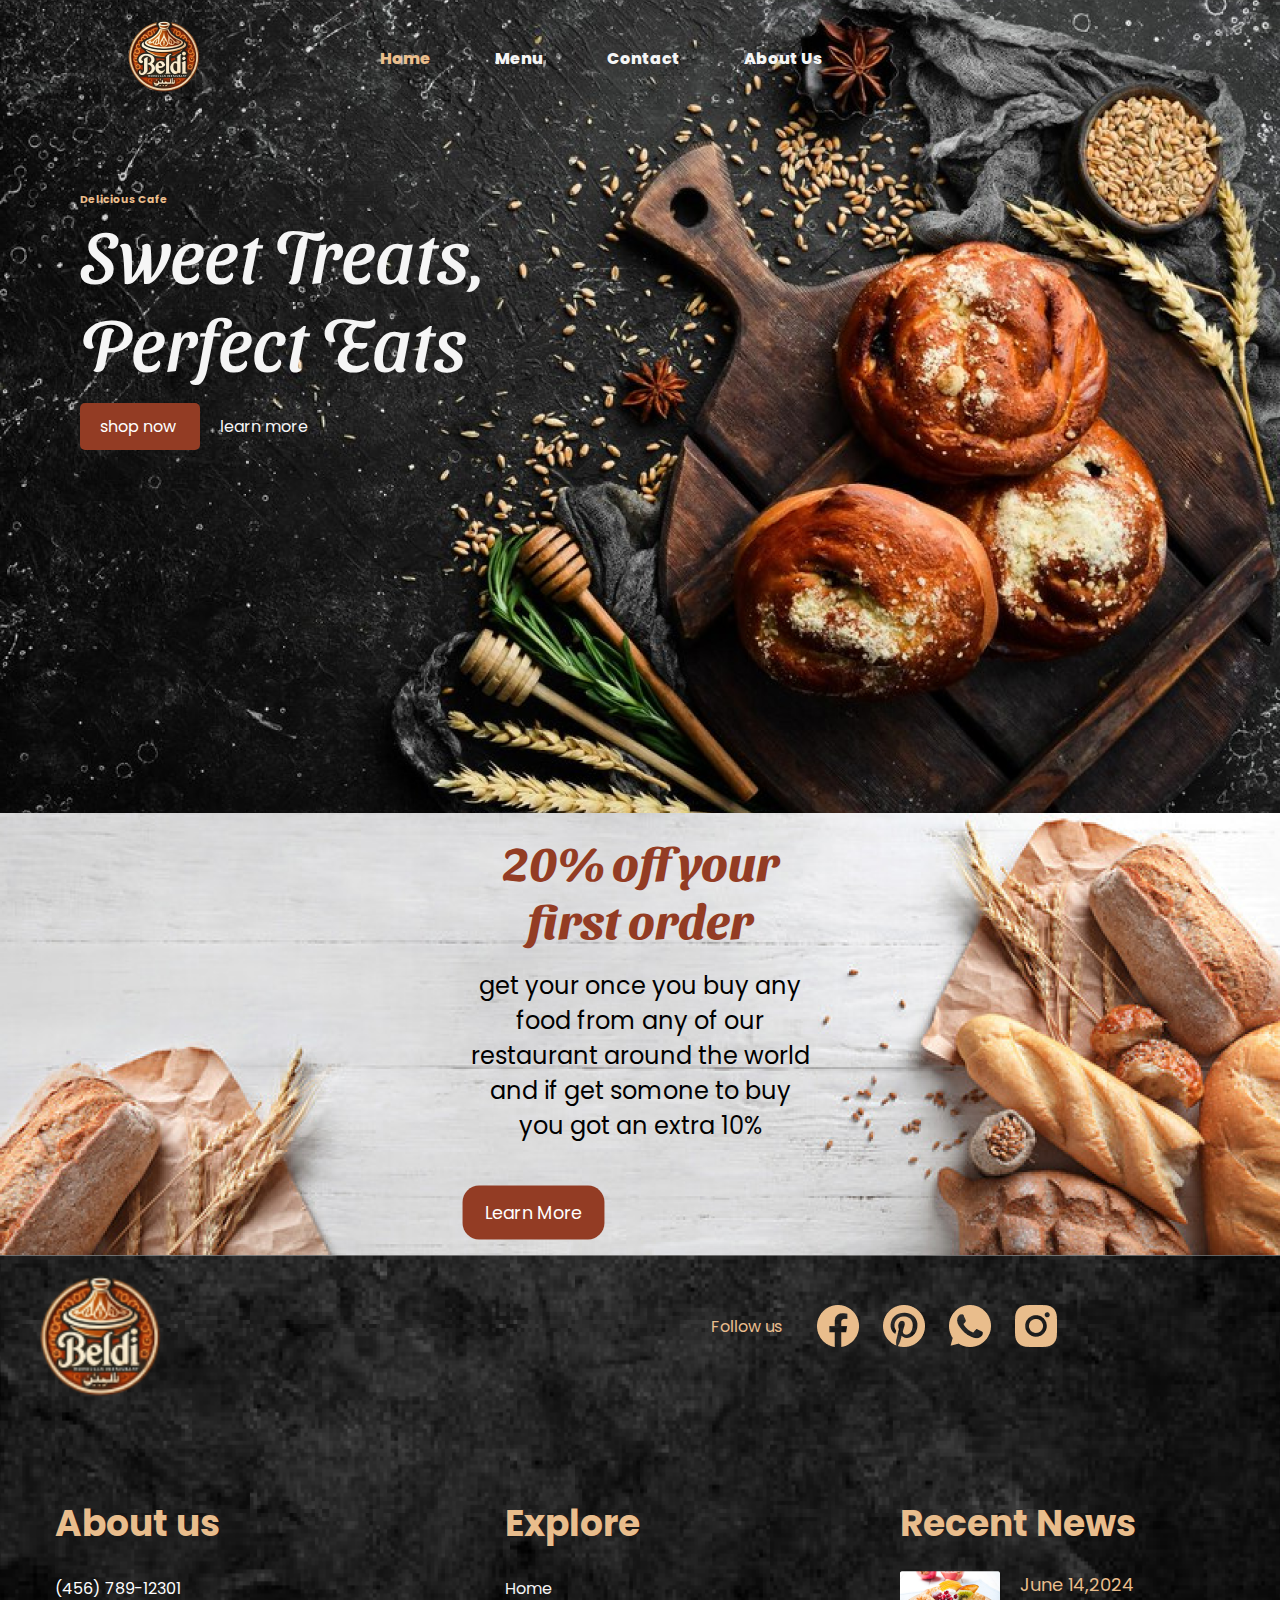
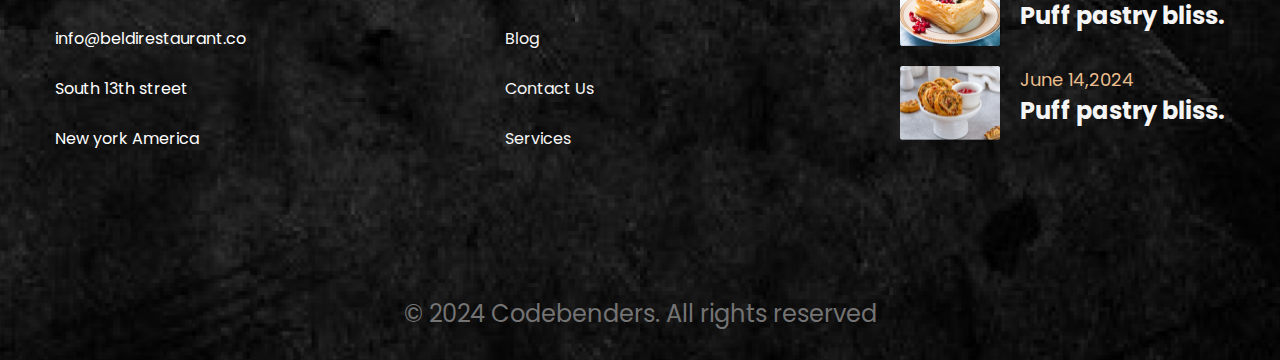
<file: index.html>
<!DOCTYPE html>
<html>

<head>
  <meta charset="utf-8" />
  <meta name="viewport" content="width=device-width, initial-scale=1" />
  <link rel="stylesheet" type="text/css" href="style.css" />

</head>

<body>
  <section class="navbar">
    <header>
      <div class="home">
        <nav>
          <img src="mdnygoz85-removebg-preview 1.png" alt="logo" class="logo" />

          <ul>
            <li><a class="brown" href="index.html">Home</a></li> <!--add the color to each one of the bars in every page -->
            <li><a href="menu1.html">Menu</a></li>
            <li><a href="contact.html">Contact</a></li>
            <li><a href="about.html">About Us</a></li>
          </ul>
        </nav>
      </div>
    </header>
    
    <div class="container">
      <div>
        <h6 class="brown">Delicious Cafe</h6>
      <h1 id="title">Sweet Treats, <br>Perfect Eats</h1>
      </div>
      <div id="content">
        <a class="button1" href="#">shop now </a> <!-- go to the menu -->
        <a class="button2" href="#">learn more</a>
      </div>
    </div>
  </section>
  <section class="promo">
    <div>
      <h2 class="anonce-promo">20% off your <br> first order</h2>
      <p class="text">get your once you buy any food from any of our restaurant around the world and if get somone to
        buy you got an extra 10%</p> <br>
      <a class="button3" href="#">Learn More</a>
    </div>
  </section>
  <section class="footer">
    <div class="top-about">
      <img src="mdnygoz85-removebg-preview 1.png" alt="logo" class="logo1" />
      <div  class="icon-footer">
        <a href="#" class="follow">Follow us</a>
        <img src="treats\Group 504.png" alt="icon">
      </div>
    </div>
    <div class="footer-down">
      <div class="about">
        <h3 class="footer-link">About us</h3><br>
        <p>(456) 789-12301 <br><br>info@beldirestaurant.co <br><br>South 13th street <br><br>New york America</p>
      </div>
      <div class="explore">
        <h3 class="footer-link">Explore</h3><br>
        <a href="#" class="footer-link">Home</a><br>
        <a href="#" class="footer-link">Blog</a><br>
        <a href="#" class="footer-link">Contact Us</a><br>
        <a href="#" class="footer-link">Services</a><br>
      </div>
      <div class="recent-news">
        <h3>Recent News</h3>
        <div class="first-news">

          <img src="1.png" alt="news" class="img-news">
          <div>
            <p>June 14,2024 </p>
            <h6>Puff pastry bliss.</h6>
          </div>
        </div>
        <div class="second-news">
          <img src="Rectangle 158@2x.png" alt="news" class="img-news">
          <div>
            <p>June 14,2024</p>
            <h6>Puff pastry bliss.</h6>
          </div>
         

        </div>

      </div>

    </div>
    <p class="last-foot">© 2024 Codebenders. All rights reserved</p>


  </section>
 
</body>

</html>
</file>
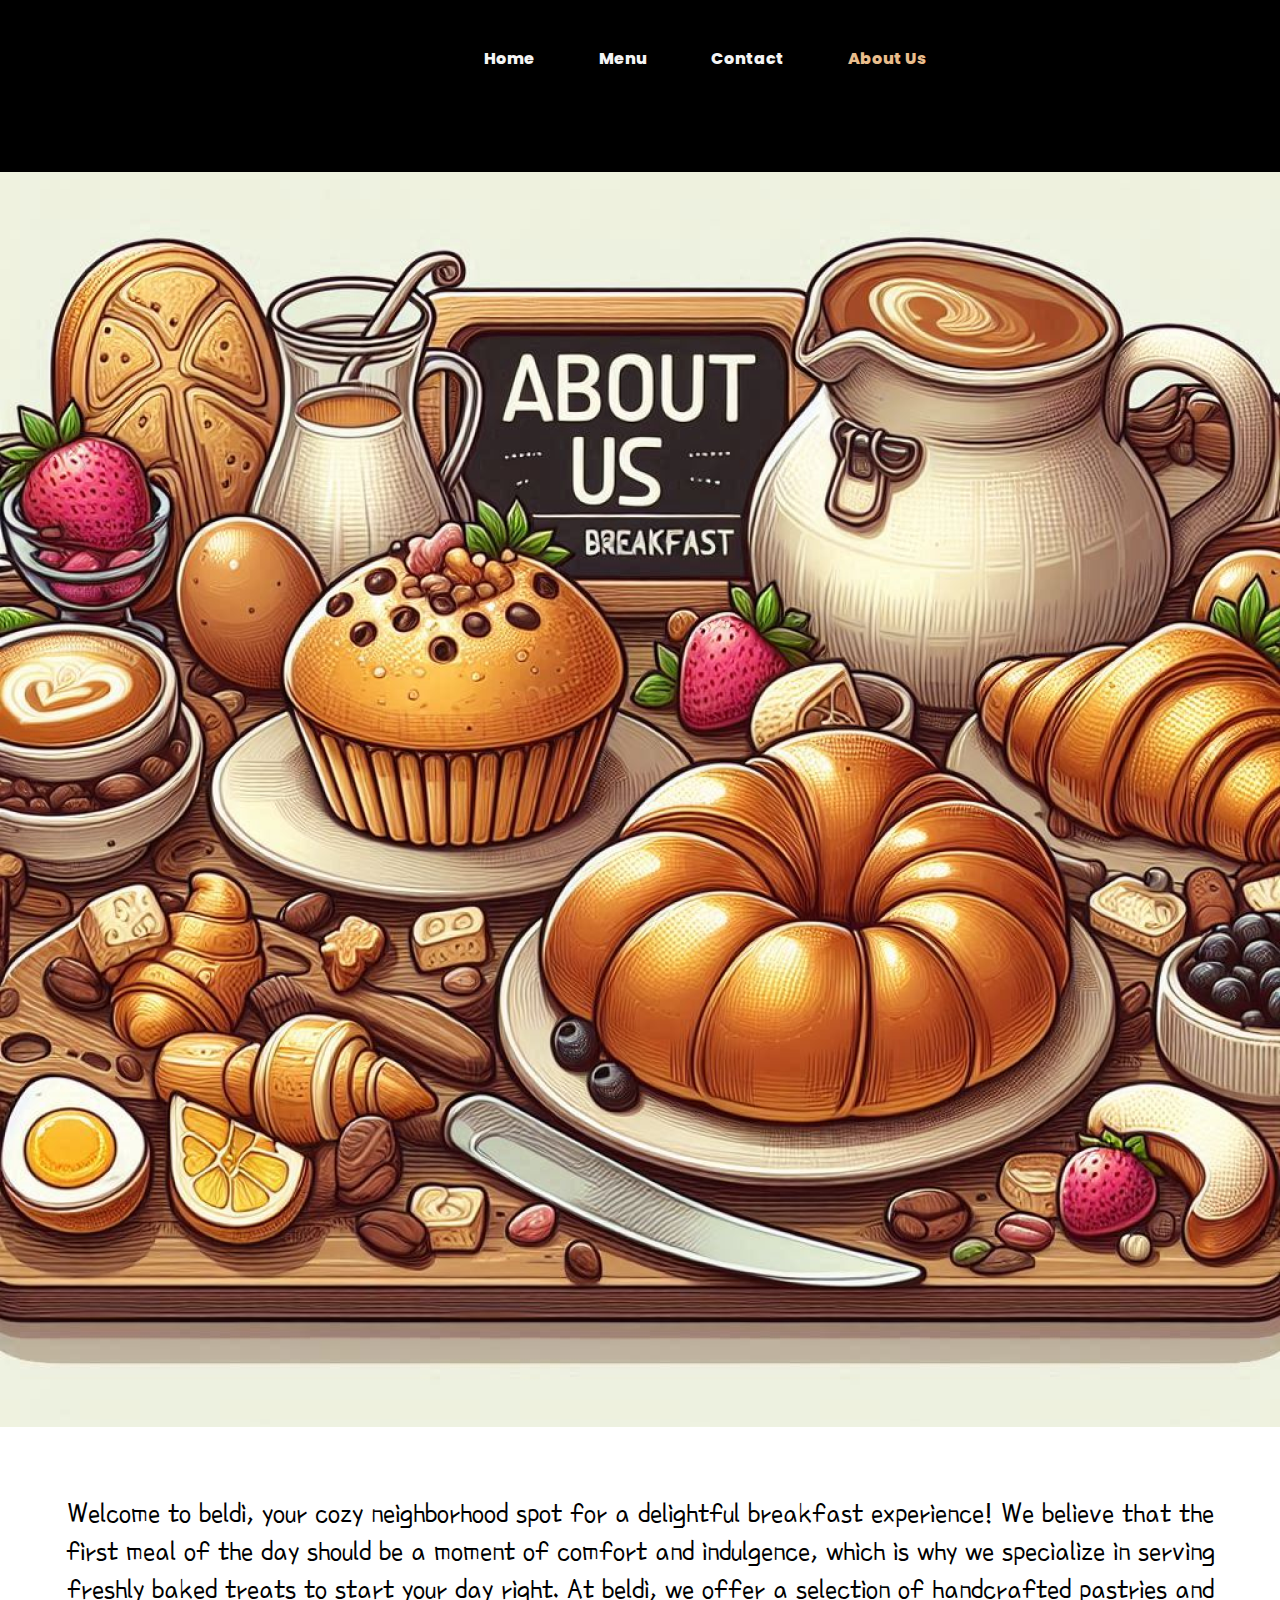
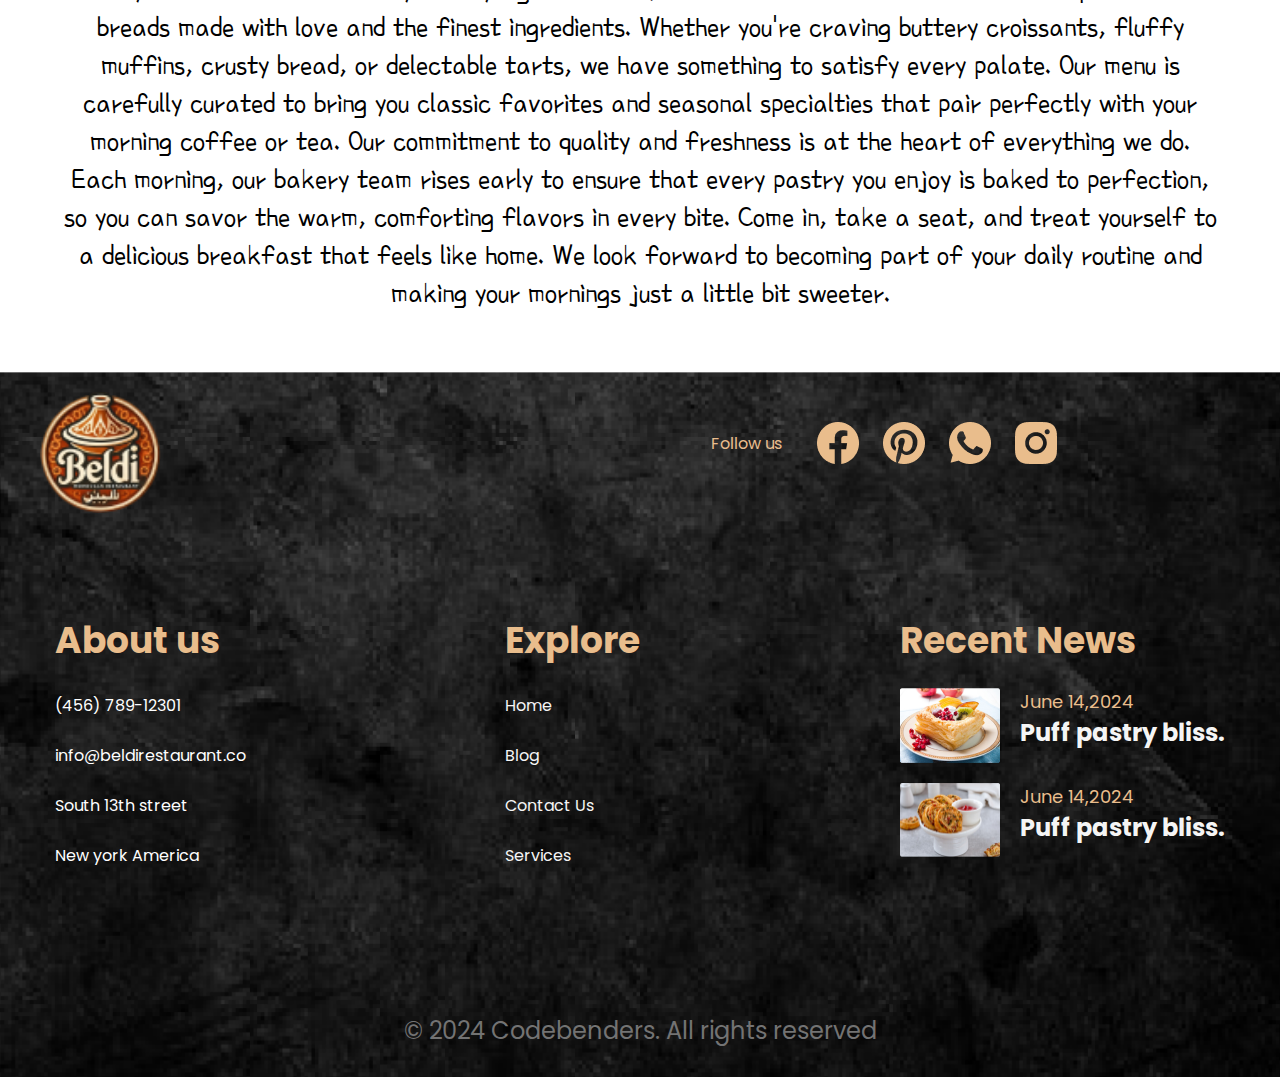
<file: about.html>
<!DOCTYPE html>
<html>

<head>
    <meta charset="utf-8" />
    <meta name="viewport" content="width=device-width, initial-scale=1" />
    <link rel="stylesheet" type="text/css" href="style.css" />

</head>

<body>
    <section>
        <nav class="about-nav">

            <ul>
                <li><a href="index.html">Home</a></li> <!--add the color to each one of the bars in every page -->
                <li><a  href="menu1.html">Menu</a></li>
                <li><a href="contact.html">Contact</a></li>
                <li><a class="brown" href="about.html">About Us</a></li>
            </ul>
        </nav>
        <img src="about\th (1) 1.png" alt="about us image" class="about-img">
    </section>
    <section class="text-about">
        <p>Welcome to beldi, your cozy neighborhood spot for a delightful breakfast experience! We believe that the
            first meal of the day should be a moment of comfort and indulgence, which is why we specialize in serving
            freshly baked treats to start your day right.
            At beldi, we offer a selection of handcrafted pastries and breads made with love and the finest ingredients.
            Whether you're craving buttery croissants, fluffy muffins, crusty bread, or delectable tarts, we have
            something to satisfy every palate. Our menu is carefully curated to bring you classic favorites and seasonal
            specialties that pair perfectly with your morning coffee or tea.
            Our commitment to quality and freshness is at the heart of everything we do. Each morning, our bakery team
            rises early to ensure that every pastry you enjoy is baked to perfection, so you can savor the warm,
            comforting flavors in every bite.
            Come in, take a seat, and treat yourself to a delicious breakfast that feels like home. We look forward to
            becoming part of your daily routine and making your mornings just a little bit sweeter.</p>
    </section>
    <section class="footer">
        <div class="top-about">
          <img src="mdnygoz85-removebg-preview 1.png" alt="logo" class="logo1" />
          <div  class="icon-footer">
            <a href="#" class="follow">Follow us</a>
            <img src="treats\Group 504.png" alt="icon">
          </div>
        </div>
        <div class="footer-down">
          <div class="about">
            <h3 class="footer-link">About us</h3><br>
            <p>(456) 789-12301 <br><br>info@beldirestaurant.co <br><br>South 13th street <br><br>New york America</p>
          </div>
          <div class="explore">
            <h3 class="footer-link">Explore</h3><br>
            <a href="#" class="footer-link">Home</a><br>
            <a href="#" class="footer-link">Blog</a><br>
            <a href="#" class="footer-link">Contact Us</a><br>
            <a href="#" class="footer-link">Services</a><br>
          </div>
          <div class="recent-news">
            <h3>Recent News</h3>
            <div class="first-news">
    
              <img src="1.png" alt="news" class="img-news">
              <div>
                <p>June 14,2024 </p>
                <h6>Puff pastry bliss.</h6>
              </div>
            </div>
            <div class="second-news">
              <img src="Rectangle 158@2x.png" alt="news" class="img-news">
              <div>
                <p>June 14,2024</p>
                <h6>Puff pastry bliss.</h6>
              </div>
             
    
            </div>
    
          </div>
    
        </div>
        <p class="last-foot">© 2024 Codebenders. All rights reserved</p>
    
    
      </section>
</body>
</file>
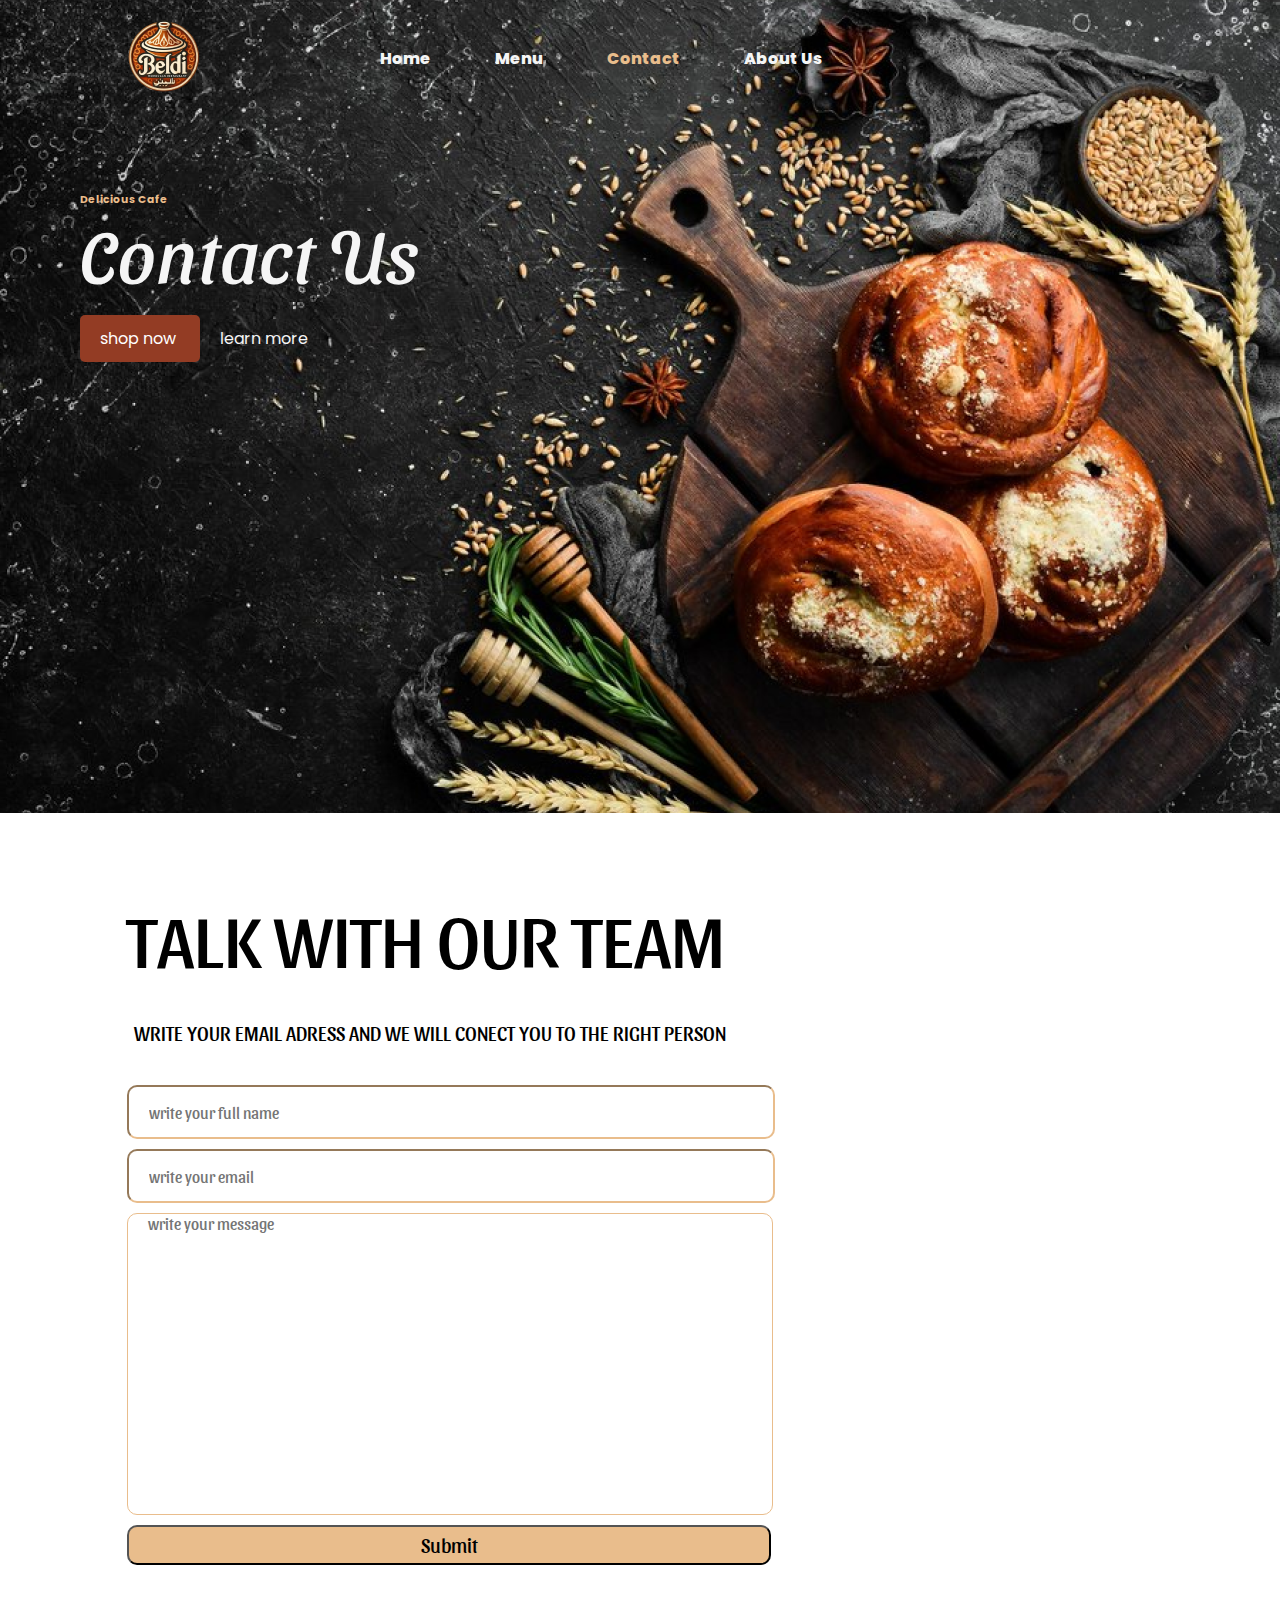
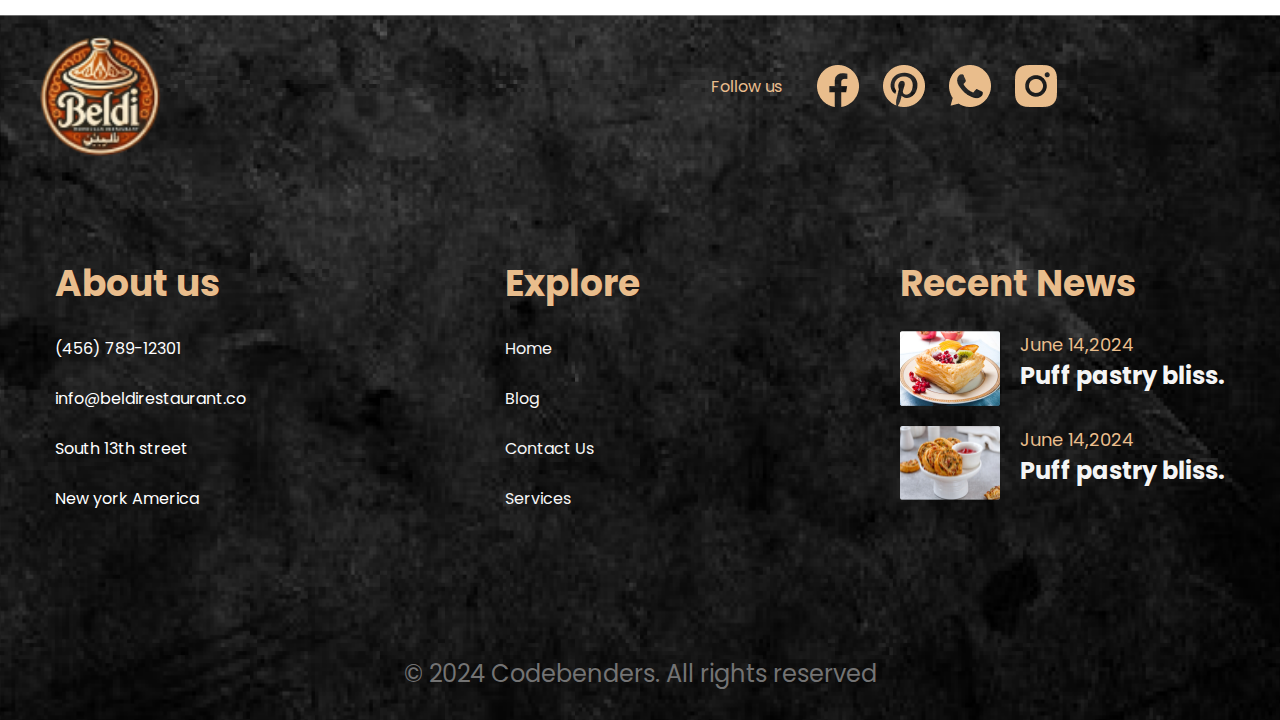
<file: contact.html>
<!DOCTYPE html>
<html>

<head>
    <meta charset="utf-8" />
    <meta name="viewport" content="width=device-width, initial-scale=1" />
    <link rel="stylesheet" type="text/css" href="style.css" />

</head>

<body>
    <section class="navbar">
        <header>
            <div class="home">
                <nav>
                    <img src="mdnygoz85-removebg-preview 1.png" alt="logo" class="logo" />

                    <ul>
                        <li><a href="index.html">Home</a></li>
                        <!--add the color to each one of the bars in every page -->
                        <li><a  href="menu1.html">Menu</a></li>
                        <li><a class="brown" href="#">Contact</a></li>
                        <li><a href="about.html">About Us</a></li>
                    </ul>
                </nav>
        </header>
        </div>
        <div class="container">
            <h6 class="brown">Delicious Cafe</h6>
            <h1 id="title">Contact Us</h1>
            <div id="content">
                <a class="button1" href="menu1.html">shop now </a> <!-- go to the menu -->
                <a class="button2" href="about.html">learn more</a>
            </div>
        </div>
    </section>
    <section class="contact-team">
        <h3>TALK WITH OUR TEAM</h3>
        <h6>WRITE YOUR EMAIL ADRESS AND WE WILL CONECT YOU TO THE RIGHT PERSON</h6>
    </section>
    <section class="contact-form">
        <form action="index.html">
            <input type="name" placeholder="write your full name" required>
            <input type="email" placeholder="write your email" required>
            <textarea name="message" rows="10" cols="30"  placeholder="write your message"></textarea>
            <button type="submit">Submit</button>
        </form>


    </section>
    <section class="footer">
        <div class="top-about">
          <img src="mdnygoz85-removebg-preview 1.png" alt="logo" class="logo1" />
          <div  class="icon-footer">
            <a href="#" class="follow">Follow us</a>
            <img src="treats\Group 504.png" alt="icon">
          </div>
        </div>
        <div class="footer-down">
          <div class="about">
            <h3 class="footer-link">About us</h3><br>
            <p>(456) 789-12301 <br><br>info@beldirestaurant.co <br><br>South 13th street <br><br>New york America</p>
          </div>
          <div class="explore">
            <h3 class="footer-link">Explore</h3><br>
            <a href="#" class="footer-link">Home</a><br>
            <a href="#" class="footer-link">Blog</a><br>
            <a href="#" class="footer-link">Contact Us</a><br>
            <a href="#" class="footer-link">Services</a><br>
          </div>
          <div class="recent-news">
            <h3>Recent News</h3>
            <div class="first-news">
    
              <img src="1.png" alt="news" class="img-news">
              <div>
                <p>June 14,2024 </p>
                <h6>Puff pastry bliss.</h6>
              </div>
            </div>
            <div class="second-news">
              <img src="Rectangle 158@2x.png" alt="news" class="img-news">
              <div>
                <p>June 14,2024</p>
                <h6>Puff pastry bliss.</h6>
              </div>
             
    
            </div>
    
          </div>
    
        </div>
        <p class="last-foot">© 2024 Codebenders. All rights reserved</p>
    
    
      </section>
</body>
</file>
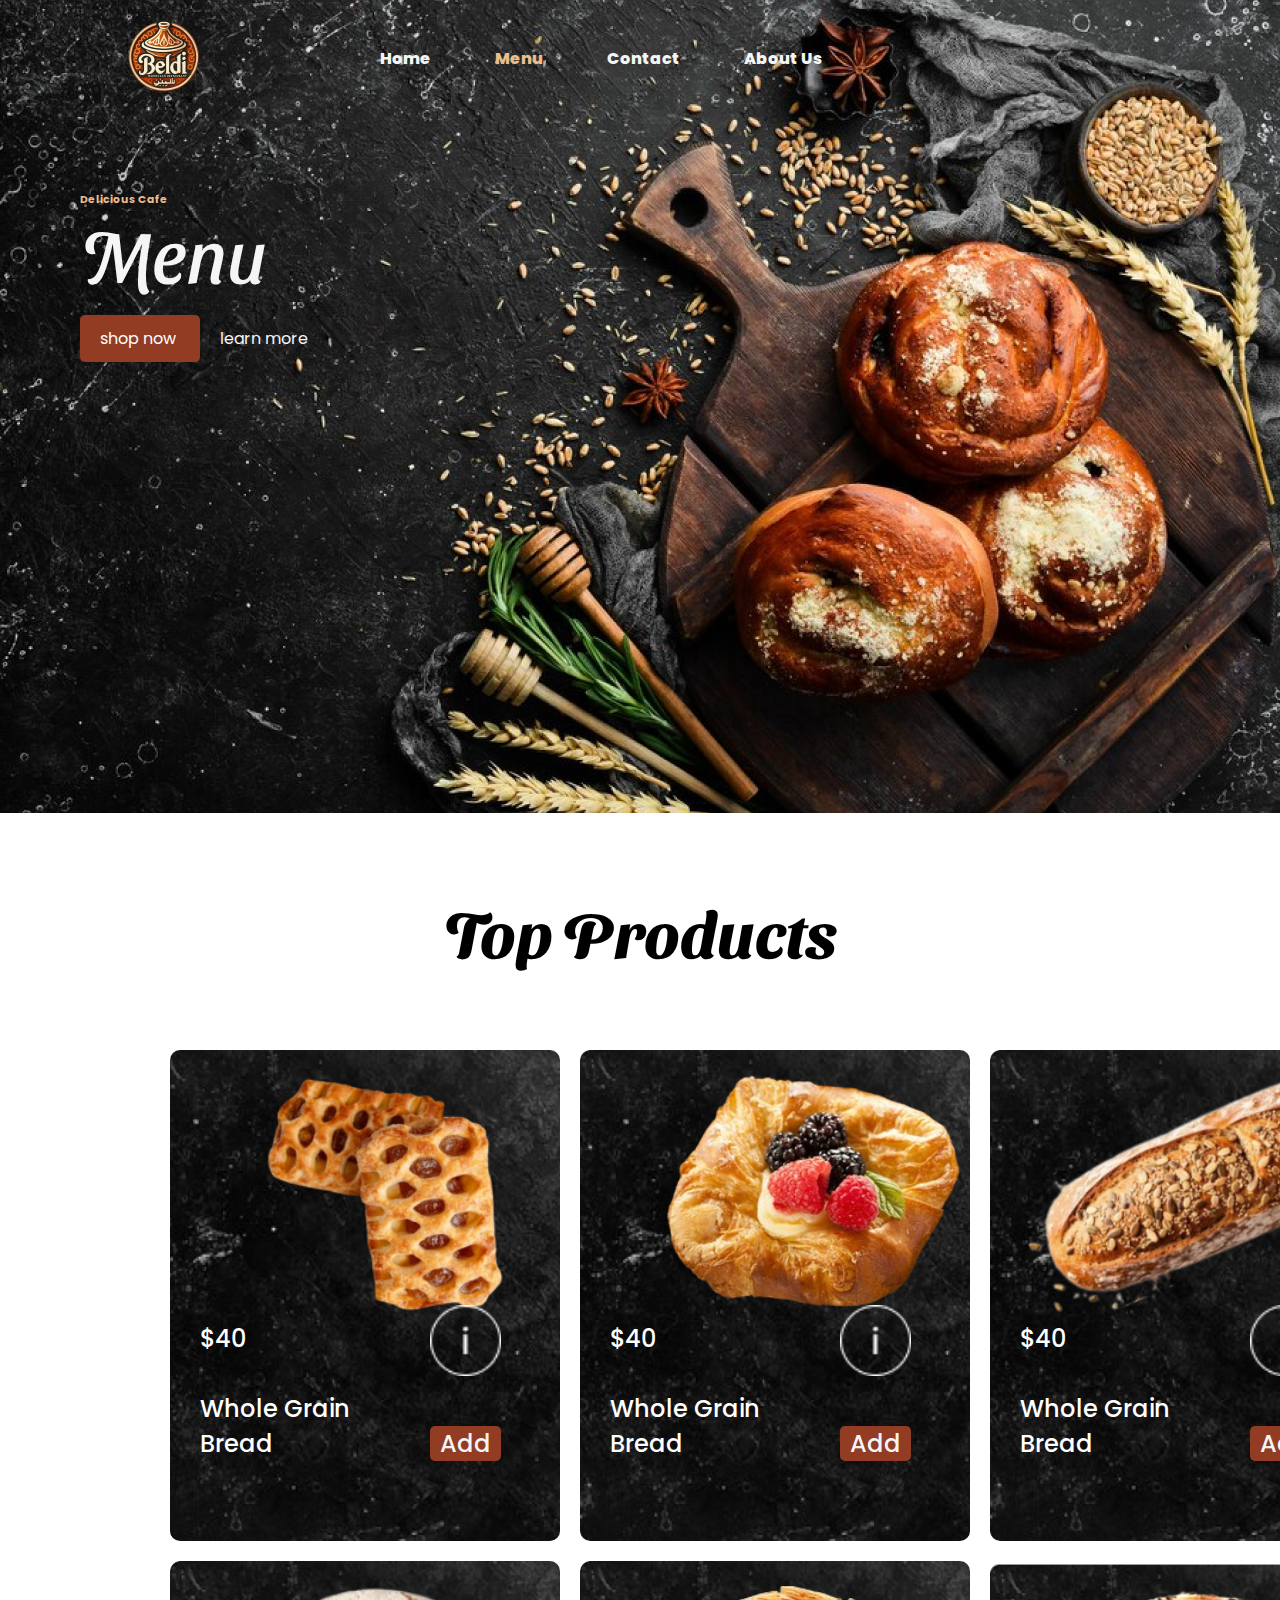
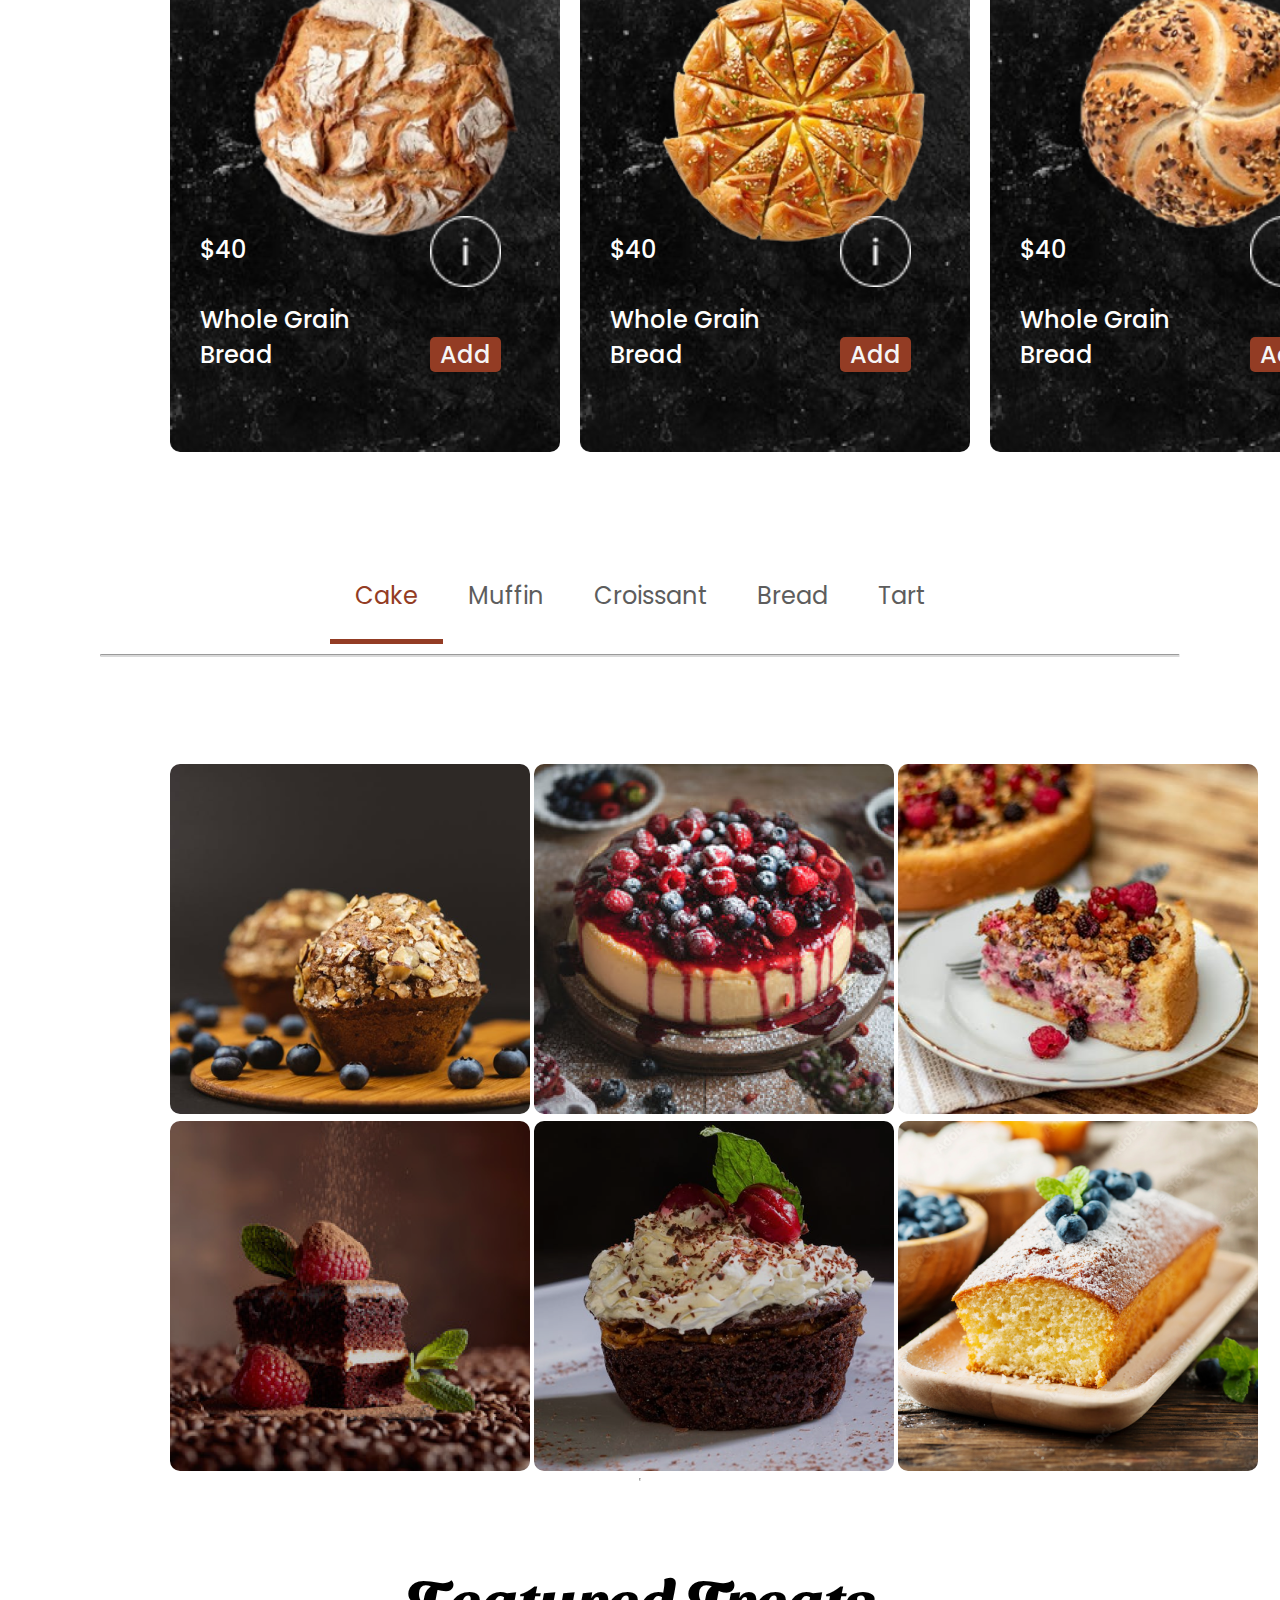
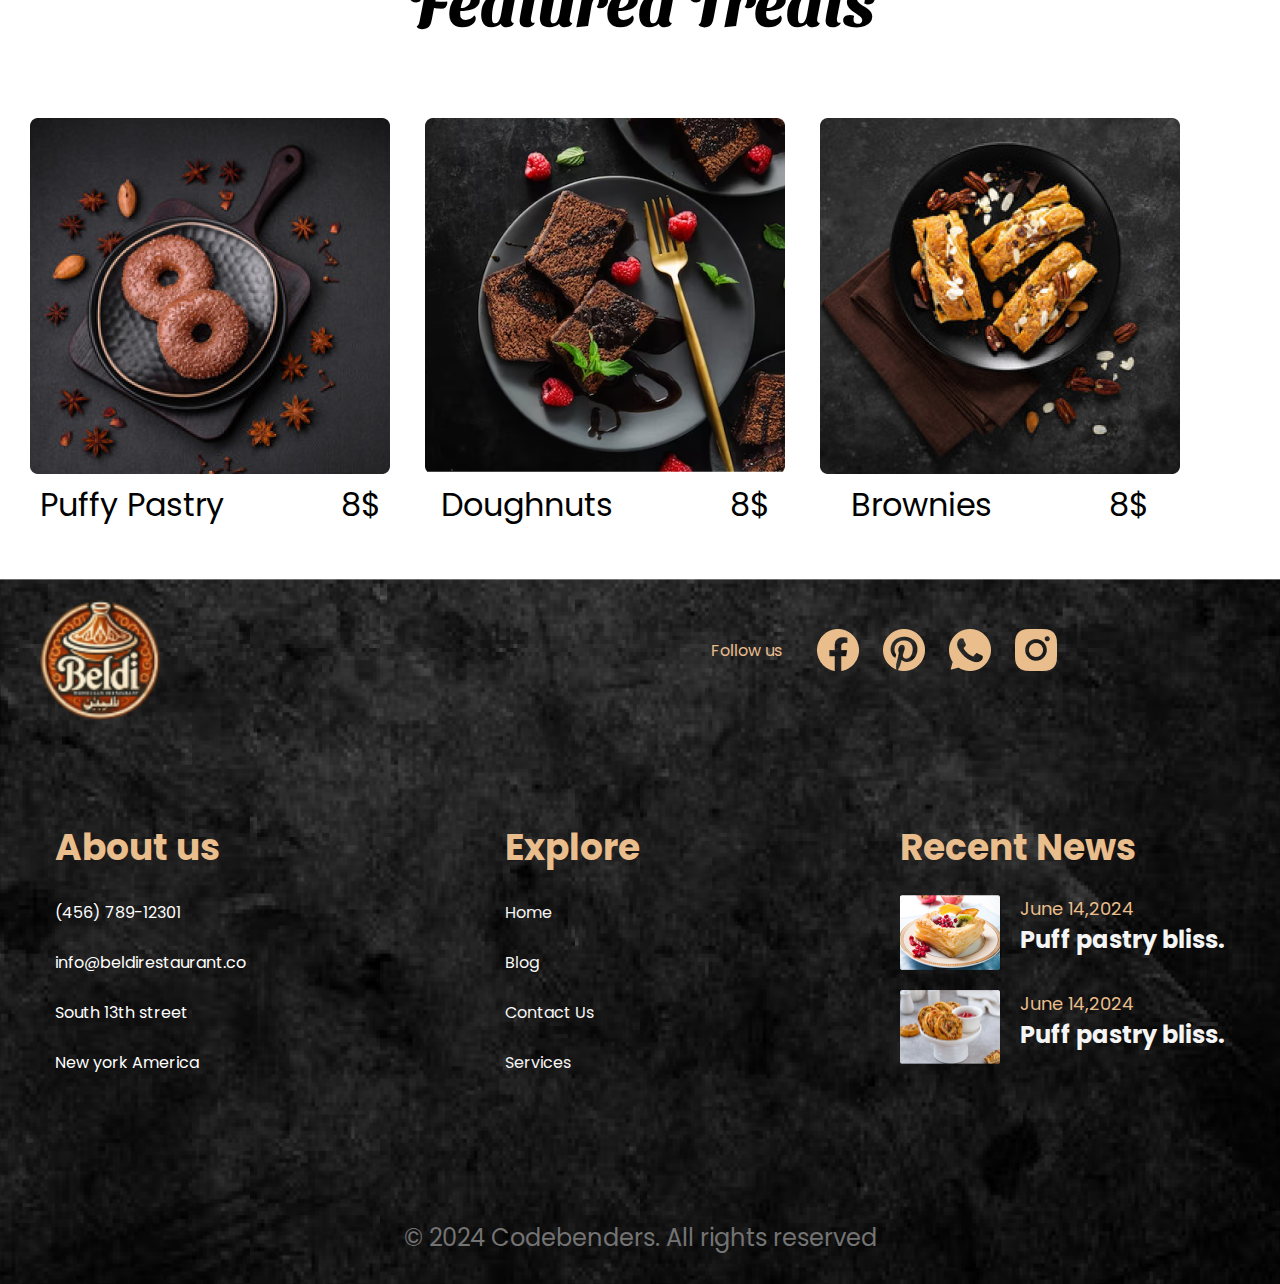
<file: menu1.html>
<!DOCTYPE html>
<html>

<head>
  <meta charset="utf-8" />
  <meta name="viewport" content="width=device-width, initial-scale=1" />
  <link rel="stylesheet" type="text/css" href="style.css" />

</head>

<body>
  <section class="navbar">
    <header>
      <div class="home">
        <nav>
          <img src="mdnygoz85-removebg-preview 1.png" alt="logo" class="logo" />

          <ul>
            <li><a href="index.html">Home</a></li> <!--add the color to each one of the bars in every page -->
            <li><a class="brown" href="menu1.html#cake">Menu</a></li>
            <li><a href="contact.html">Contact</a></li>
            <li><a href="about.html">About Us</a></li>
          </ul>
        </nav>
    </header>
    </div>
    <div class="container">
      <h6 class="brown">Delicious Cafe</h6>
      <h1 id="title">Menu</h1>
      <div id="content">
        <a class="button1" href="#menu">shop now </a> <!-- go to the menu -->
        <a class="button2" href="about.html">learn more</a>
      </div>
    </div>
  </section>
  <section>
    <h2 class="title-product">Top Products</h2>
    <div class="top-product">
      <div class="first-product">
        <div>
          <p>$40 <br><br>Whole Grain <br> Bread</p>
        </div>
        <div class="icon">
          <img src="menu\Group 8.png" alt="icon">
          <a href="#">Add</a>
        </div>
      </div>
      <div class="second-product">
        <div>
          <p>$40 <br><br>Whole Grain <br> Bread</p>
        </div>
        <div class="icon">
          <img src="menu\Group 8.png" alt="icon">
          <a href="#">Add</a>
        </div>
      </div>
      <div class="third-product">
        <div>
          <p>$40 <br><br>Whole Grain <br> Bread</p>
        </div>
        <div class="icon">
          <img src="menu\Group 8.png" alt="icon">
          <a href="#">Add</a>
        </div>
      </div>
      <div class="fourth-product">
        <div>
          <p>$40 <br><br>Whole Grain <br> Bread</p>
        </div>
        <div class="icon">
          <img src="menu\Group 8.png" alt="icon">
          <a href="#">Add</a>
        </div>
      </div>
      <div class="fifth-product">
        <div>
          <p>$40 <br><br>Whole Grain <br> Bread</p>
        </div>
        <div class="icon">
          <img src="menu\Group 8.png" alt="icon">
          <a href="#">Add</a>
        </div>
      </div>
      <div class="sixt-product">
        <div>
          <p>$40 <br><br>Whole Grain <br> Bread</p>
        </div>
        <div class="icon">
          <img src="menu\Group 8.png" alt="icon">
          <a href="#">Add</a>
        </div>
      </div>
    </div>
  </section>
  <section id="menu" class="menu">
    <div class="lign"><hr></div>

    <input type="radio" id="cake-menu" name="mytabs" checked>
    <label for="cake-menu">Cake</label>
    <div class="menu-pics">
      <img src="cake\Rectangle 20.png" alt="menu">
      <img src="cake\Rectangle 21.png" alt="menu">
      <img src="cake/Rectangle 22.png" alt="menu">
      <img src="cake\Rectangle 23.png" alt="menu">
      <img src="cake\Rectangle 24.png" alt="menu">
      <img src="cake\Rectangle 25.png" alt="menu">
    </div>
    <input type="radio" id="muffin-menu" name="mytabs">
    <label for="muffin-menu">Muffin</label>
    <div class="menu-pics">
      <img src="muffin/Oatmeal-Muffins-Square-2024.png" alt="menu">
      <img src="muffin/vegan-double-strawberry-muffins-1.png" alt="menu">
      <img src="muffin/blueberry-muffin-recipe-1723045156.png" alt="menu">
      <img src="muffin/blueberry-muffins 1.png" alt="menu">
      <img src="muffin/protein-muffin-recipe-1.png" alt="menu">
      <img src="muffin/OlympicChocolateMuffin-3.png" alt="menu">
    </div>
    <input type="radio" id="croissant-menu" name="mytabs">
    <label for="croissant-menu">Croissant</label>

    <div class="menu-pics">
      <img src="croissant\Rectangle 20.png" alt="menu">
      <img src="croissant\Rectangle 21.png" alt="menu">
      <img src="croissant\Rectangle 22.png" alt="menu">
      <img src="croissant\Rectangle 23.png" alt="menu">
      <img src="croissant\Rectangle 24.png" alt="menu">
      <img src="croissant\Rectangle 25.png" alt="menu">
    </div>
    <input type="radio" id="bread-menu" name="mytabs">
    <label for="bread-menu">Bread</label>
    <div class="menu-pics">
      <img src="bread\Rectangle 20.png" alt="menu">
      <img src="bread\Rectangle 21.png" alt="menu">
      <img src="bread\Rectangle 22.png" alt="menu">
      <img src="bread\Rectangle 23.png" alt="menu">
      <img src="bread\Rectangle 24.png" alt="menu">
      <img src="bread\Rectangle 25.png" alt="menu">

    </div>
    <input type="radio" id="tart-menu" name="mytabs">
    <label for="tart-menu">Tart</label>
    <div class="menu-pics">
      <img src="tart/Rectangle 20.png" alt="menu">
      <img src="tart/Rectangle 21.png" alt="menu">
      <img src="tart/Rectangle 22.png" alt="menu">
      <img src="tart/Rectangle 23.png" alt="menu">
      <img src="tart/Rectangle 24.png" alt="menu">
      <img src="tart/Rectangle 25.png" alt="menu">

    </div>
    <hr>

  </section>
  <section>
    <h2 class="title-product">Featured Treats</h2>
    <div class="treats">
      <div class="first-treat">
        <img src="treats\Rectangle 153.png" alt="treat1">
        <pre class="treat-price">Puffy Pastry             8$</pre>
      </div>
      <div class="second-treat">
        <img src="treats\Rectangle 154.png" alt="treat2">
        <pre class="treat-price">Doughnuts             8$</pre>
      </div>
      <div class="third-treat">
        <img src="treats\Rectangle 156.png" alt="treat3">
        <pre class="treat-price">Brownies             8$</pre>
      </div>
    </div>
  </section>
  <section class="footer">
    <div class="top-about">
      <img src="mdnygoz85-removebg-preview 1.png" alt="logo" class="logo1" />
      <div class="icon-footer">
        <a href="#" class="follow">Follow us</a>
        <img src="treats\Group 504.png" alt="icon">
      </div>
    </div>
    <div class="footer-down">
      <div class="about">
        <h3 class="footer-link">About us</h3><br>
        <p>(456) 789-12301 <br><br>info@beldirestaurant.co <br><br>South 13th street <br><br>New york America</p>
      </div>
      <div class="explore">
        <h3 class="footer-link">Explore</h3><br>
        <a href="index.html" class="footer-link">Home</a><br>
        <a href="#" class="footer-link">Blog</a><br>
        <a href="contact.html" class="footer-link">Contact Us</a><br>
        <a href="#" class="footer-link">Services</a><br>
      </div>
      <div class="recent-news">
        <h3>Recent News</h3>
        <div class="first-news">

          <img src="1.png" alt="news" class="img-news">
          <div>
            <p>June 14,2024 </p>
            <h6>Puff pastry bliss.</h6>
          </div>
        </div>
        <div class="second-news">
          <img src="Rectangle 158@2x.png" alt="news" class="img-news">
          <div>
            <p>June 14,2024</p>
            <h6>Puff pastry bliss.</h6>
          </div>


        </div>

      </div>

    </div>
    <p class="last-foot">© 2024 Codebenders. All rights reserved</p>


  </section>

</body>
</file>
<file: style.css>
@import url('https://fonts.googleapis.com/css2?family=Sansita+Swashed:wght@300..900&display=swap');
 @import url('https://fonts.googleapis.com/css2?family=Poppins:ital,wght@0,100;0,200;0,300;0,400;0,500;0,600;0,700;0,800;0,900;1,100;1,200;1,300;1,400;1,500;1,600;1,700;1,800;1,900&display=swap');
 @import url('https://fonts.googleapis.com/css2?family=Poor+Story&display=swap');
 @import url('https://fonts.googleapis.com/css2?family=Sansita:ital,wght@0,400;0,700;0,800;0,900;1,400;1,700;1,800;1,900&display=swap');
 
 * {
 	padding: 0;
 	margin: 0;
 	font-family: "Poppins", sans-serif;
 	list-style-type: none;
 }
 html {
	scroll-behavior: smooth;
  }

 .brown {
 	color: #E9BD8C;
 }
 .icon-footer{
	display: flex;
	align-items: center;
 }



 a {
 	text-decoration: none;
 	color: #f5f5f5;
 	width: fit-content;
 }
 a:hover {
	color: #D2B48C;
	border-bottom: 2px solid #E9BD8C;
	transform: scale(1.4);

}
label:hover{
	cursor: pointer;
	border-bottom: 2px solid #E9BD8C;
}
button:hover {
	cursor: pointer;
	border: 2px solid #933C24;
}

 nav {
 	display: flex;
 	flex-direction: row;
 	justify-content: space-between;
 	align-items: center;
 	width: 80%;
 	margin: auto;
 	padding: 20px 0;
 }

 ul {
 	margin-right: 300px;
 }

 .navbar {
 	background-image: url('Rectangle 10.png');
 	background-size: cover;
 	background-position: center;
 	width: 100%;
 	height: 813px;

 }

 .container {
    
 	width: 424px;
 	margin: 80px;
 }

 nav ul li {
 	font-size: 22px;
 	display: inline-block;
 	margin: 0 30px;
 }

 nav ul li a {
 	color: #f5f5f5;
 	font-size: 16px;
 	font-weight: 800;
 }

 .logo {
 	width: 72px;
 }

 .container {
 	color: #f5f5f5;
 }

 #title {
 	font-size: 74px;
 	font-weight: 400;
 	margin-bottom: 30px;
 	font-family: "Sansita Swashed", system-ui;
 }

 .content {
 	font-size: 24px;
 	font-weight: 600;

 }

 .button1 {
 	color: white;
 	border: none;
 	padding: 12px 20px;
 	background-color: #933C24;
 	margin-top: 20px;
 	border-radius: 5px;
 }

 .button2 {
 	color: #f5f5f5;
 	margin-left: 20px;
 }

 .promo {
 	background-image: url('Rectangle 45.png');
 	width: 100%;
 	height: 442px;
 	background-size: cover;
 	background-position: center;
 	display: flex;
 	align-items: center;
 	justify-content: center;

 }

 .anonce-promo {
 	color: #933C24;
 	font-size: 48px;
 	text-align: center;
 	margin-bottom: 20px;
 	font-family: "Sansita Swashed", system-ui;
 }

 .text {
 	text-align: center;
 	margin-bottom: 20px;
 	width: 343px;
 	height: 155px;
 	font-size: 24px;
 	font-weight: 400;
 }

 .button3 {
 	color: white;
 	border: none;
 	padding: 12px 20px;
 	background-color: #933C24;
 	margin-top: 20px;
 	display: flex;
 	justify-content: center;
 	border-radius: 15px;
 	transform: scale(1.1);
 }

 .footer {
 	background-image: url('black.png');
 	height: 704.75px;
 	background-size: cover;
 	background-position: center;
 }

 .logo1 {
 	width: 121px;
 	height: 134.72;
 	margin-top: 20px;
 	margin-left: 40px;
 }

 .top-about {
 	display: flex;
 	flex-direction: row;
 	width: 100%;
 	gap: 550px;

 }

 .follow {
 	color: #E9BD8D;
 	margin-right: 35px;
 	height: 24px;
 }

 .footer {
 	color: white;

 }

 .footer-down {
 	display: flex;
 	justify-content: space-around;
 	gap: 150px;
 	margin-top: 100px;

 }

 .explore {

 	display: flex;
 	flex-direction: column;


 }

 .first-news,
 .second-news {
 	display: flex;
 	flex-direction: row;
 	gap: 20px
 }

 .img-news {
 	width: 100px;
 	height: 74.59px;
 }

 .recent-news p {
 	color: #E9BD8C;
 	font-size: 18px;
 	font-weight: 400px;
 }

 .recent-news h6 {
 	color: #f5f5f5;
 	font-size: 24px;
 	font-weight: 500px;
 }

 .recent-news {
 	display: flex;
 	flex-direction: column;
 	gap: 20px;
 }

 .footer h3 {
 	color: #E9BD8C;
 	font-size: 36px;
 	font-weight: bold;
 }

 .last-foot {
 	text-align: center;
 	color: #737373;
 	font-size: 24px;
 	margin-top: 120px;
 }

 .title-product {
 	text-align: center;
 	font-size: 64px;
 	font-family: "Sansita Swashed", system-ui;
 	margin-top: 80px;
 	margin-bottom: 80px;

 }

 .first-product {
 	background-image: url('menu/Group 489.png');
 	width: 360px;
 	height: 411px;
 	background-size: cover;
 	background-position: center;
 	color: white;
 	display: flex;
 	align-items: flex-end;
 	padding-bottom: 80px;
 	font-size: 24px;
 	font-weight: 500;
 	border-radius: 10px;
 	padding-left: 30px;
 }

 .second-product {
 	background-image: url('menu/Group 490.png');
 	width: 360px;
 	height: 411px;
 	background-size: cover;
 	color: white;
 	display: flex;
 	align-items: flex-end;
 	padding-bottom: 80px;
 	font-size: 24px;
 	font-weight: 500;
 	border-radius: 10px;
 	padding-left: 30px;
 }

 .third-product {
 	background-image: url('menu/Group 491.png');
 	width: 360px;
 	height: 411px;
 	background-size: cover;
 	color: white;
 	display: flex;
 	align-items: flex-end;
 	padding-bottom: 80px;
 	font-size: 24px;
 	font-weight: 500;
 	border-radius: 10px;
 	padding-left: 30px;
 }

 .fourth-product {
 	background-image: url('menu/Group 492.png');
 	width: 360px;
 	height: 411px;
 	background-size: cover;
 	color: white;
 	display: flex;
 	align-items: flex-end;
 	padding-bottom: 80px;
 	font-size: 24px;
 	font-weight: 500;
 	border-radius: 10px;
 	padding-left: 30px;
 }

 .fifth-product {
 	background-image: url('menu/Group 493.png');
 	width: 360px;
 	height: 411px;
 	background-size: cover;
 	color: white;
 	display: flex;
 	align-items: flex-end;
 	padding-bottom: 80px;
 	font-size: 24px;
 	font-weight: 500;
 	border-radius: 10px;
 	padding-left: 30px;
 }

 .sixt-product {
 	background-image: url('menu/Group 494.png');
 	width: 360px;
 	height: 411px;
 	background-size: cover;
 	color: white;
 	display: flex;
 	align-items: flex-end;
 	padding-bottom: 80px;
 	font-size: 24px;
 	font-weight: 500;
 	border-radius: 10px;
 	padding-left: 30px;

 }

 .top-product {
 	display: grid;
 	width: 70%;
 	margin-left: 170px;
 	grid-template-columns: repeat(3, 1fr);
 	gap: 20px;

 }

 .icon {
 	display: flex;
 	flex-direction: column;
 	gap: 50px;
 }

 .first-product,
 .second-product,
 .third-product,
 .fourth-product,
 .fifth-product,
 .sixt-product {
 	display: flex;
 	gap: 80px;

 }

 .top-product a {
 	background-color: #933C24;
 	border-width: 71px;
 	border-radius: 5px;
 	padding-left: 10px;
 	padding-right: 10px;
 	border-bottom: 2px;
 	transition: transform 0.3s ease;
 	;

 }

 .menu label{
	display: flex;
 	height: 37px;
 	align-items: center;
 	justify-content: center;
 	padding: auto;
 	margin-top: 30px;
 	margin-bottom: 10px;
 	gap: 40px;
	font-size: 24px;
	color: #5D5D5D;
	padding: 25px;
	order: -2;
 }
.menu-pics{
	display: grid;
 	width: 100%;
 	margin-left: 170px;
 	grid-template-columns: repeat(3, 1fr);
 	gap: 20px;
 	margin-top: 70px;
	display: none;
}
.menu-pics img{
	border-radius: 10px;
}

 #menu input[type="radio"]:checked + label + .menu-pics{
	display: block;
 }
 .menu{
	display: flex;
	flex-wrap: wrap;
	width: 100%;
    justify-content: center;
    margin-top: 70px;
	
 }
 .menu input[type="radio"]{
	display: none;
 }
 #menu input[type="radio"]:checked + label{
	border-bottom: 5px solid #933C24;
	color: #933C24;
 }
 .lign{
	width: 100%;
	height: 40px;
 }
 hr{
	border-bottom: 2px solid #D9D9D9;
	margin: 0 100px;
	border-radius: 100px;
 }

 .chosen {
 	border-bottom: 5px solid #933C24;
 }


 .treats {
 	display: flex;
 	flex-direction: row;
 	gap: 35px;
 	justify-content: center;
 	margin-right: 70px;
 	margin-bottom: 50px;
 }

 .treat-price {
 	font-size: 32px;
 	text-align: center;
 }

 .about-nav {
	background-color: black;
 	height: 132px;
 	width: 100%;
 	display: flex;
 	justify-content: center;
	position: static;
 }
 .about-nav ul{
    position: relative;
	left:215px;
	top: -30px;
 }

 .about-img {
 	width: 100%;
 	height: 1255px;

 }

 .text-about p {
 	font-family: "Poor Story", system-ui;
 	font-size: 30px;
 	font-weight: 400;
 	margin: 60px;
 	text-align: center;
 }

 .contact-team h3 {
 	font-size: 74px;

 	font-family: "Sansita", sans-serif;
 	font-weight: 400;
 	font-style: normal;
	margin-left: 127px;
	margin-top: 80px;
	font-family: "Sansita", sans-serif;
    font-weight: 400;
	margin-bottom: 40px;

 }
 .contact-team h6{
	
	font-size:  20px;
	font-family: "Sansita", sans-serif;
    font-weight: 400;
    margin-left: 134px;
	margin-bottom: 40px;
 }
 .contact-form form{
	display: flex;
	flex-direction: column;
   
    gap: 10px;
	margin-left: 127px;
	margin-bottom: 50px;
 }
 form input{
	font-size: 16px;
	font-weight: 400;
	font-family: "Sansita", sans-serif;
	border-radius: 10px;
	height: 50px;
	width: 604px;
	border-color: #E9BD8C;
	padding: 0px 20px;
 }
 form textarea{
	font-size: 16px;
	font-weight: 400;
	font-family: "Sansita", sans-serif;
	border-radius: 10px;
	width: 604px;
	height: 300px;
	border-color: #E9BD8C;
	padding: 0 20px;
	resize: none;
 }
 button{
    width: 644px;
    height: 40px;
	color: black;
	font-size: 20px;
	font-weight: 400;
	font-family: "Sansita", sans-serif;
	border-radius: 10px;
	background-color: #E9BD8C;
 }




 /* .best-product{
	width: 70%;
	margin: auto ;
	display: grid;
	grid-template-columns: repeat(3 , 1fr);
	gap: 20px;
}
.best-product img{
	width: 360px;
	height: 414px;
} */
</file>
